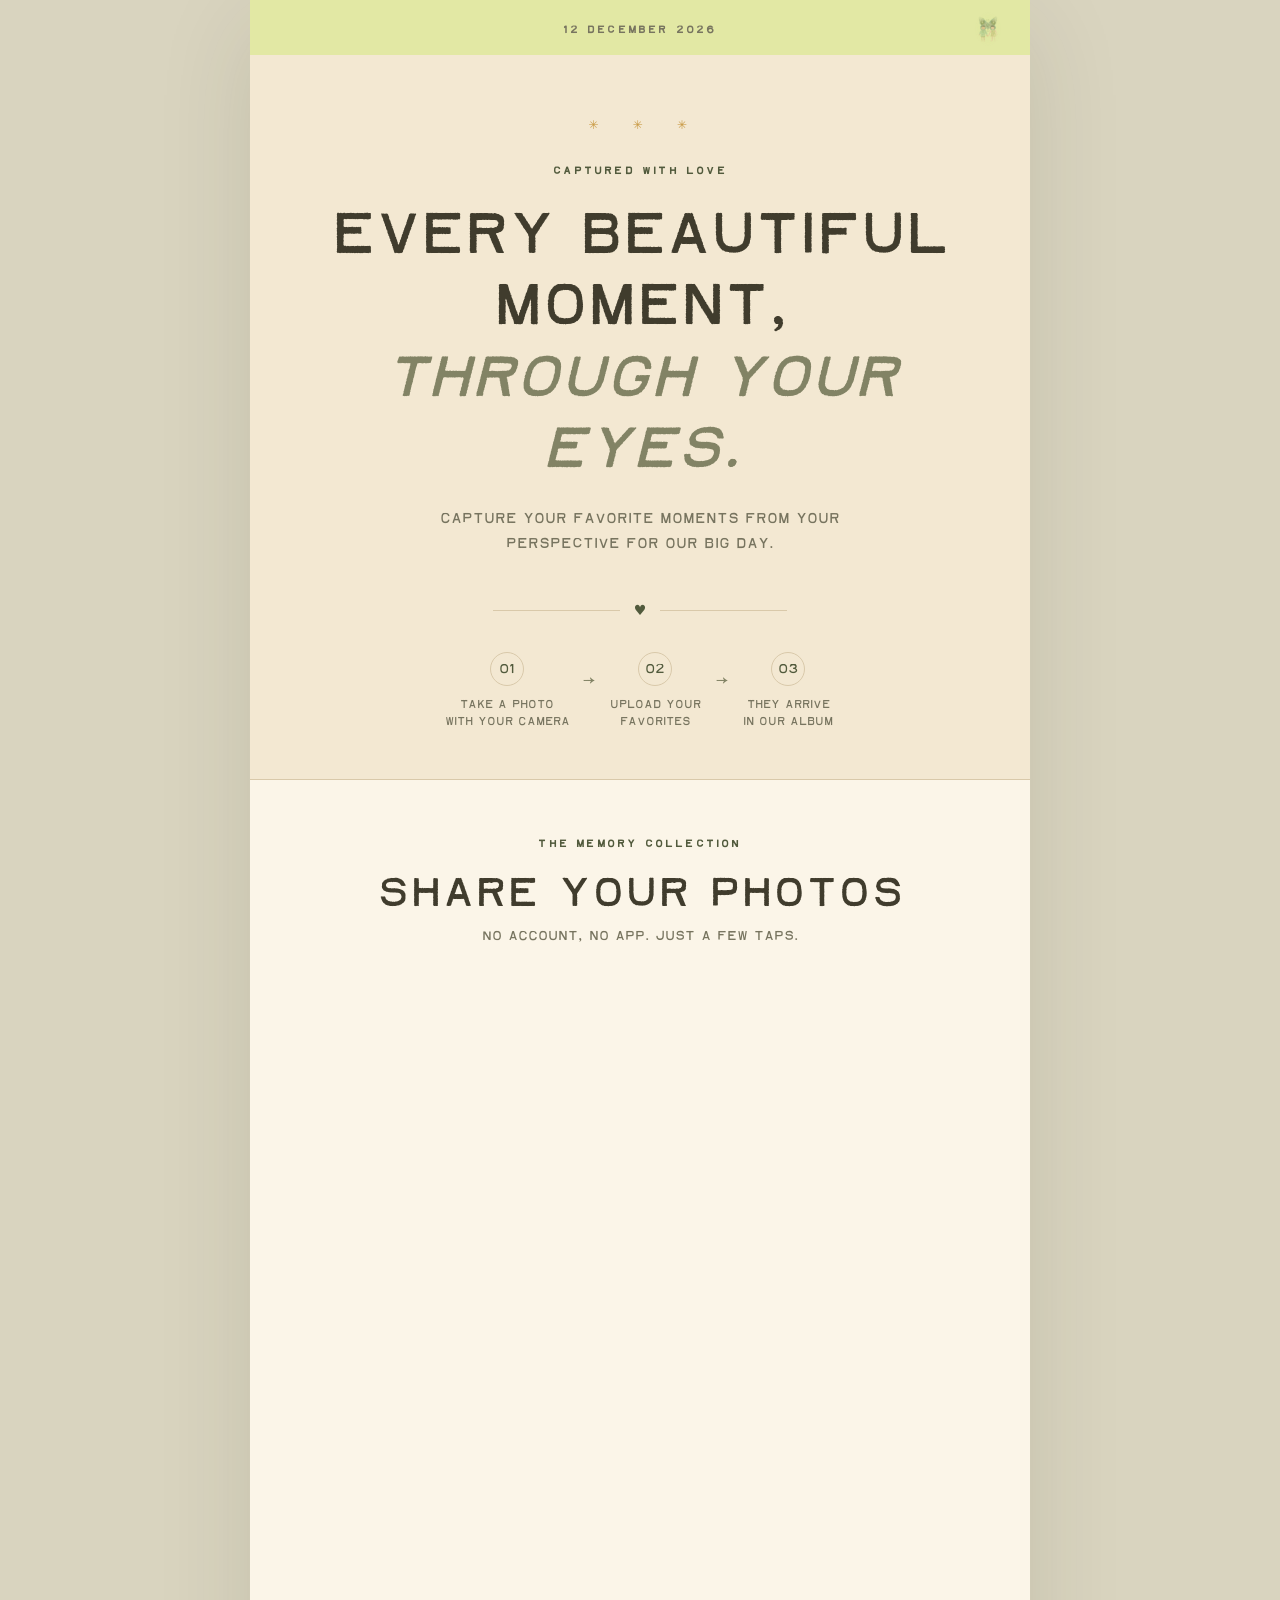
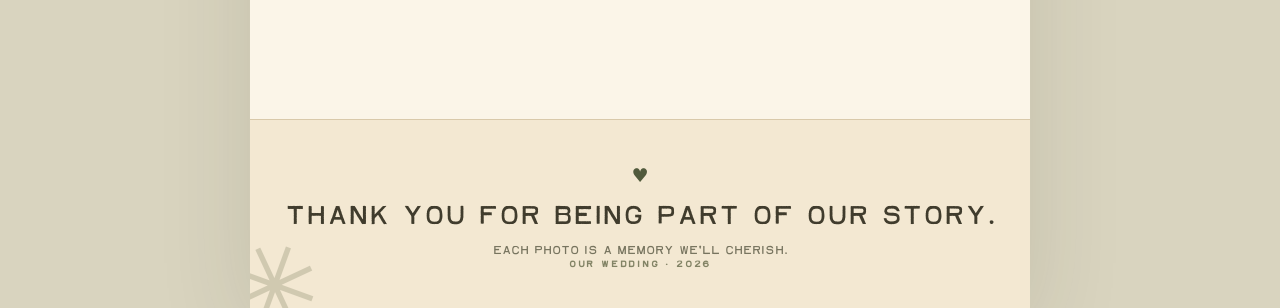
<file: index.html>
<!DOCTYPE html>
<html lang="en">
<head>
  <meta charset="UTF-8">
  <meta name="viewport" content="width=device-width, initial-scale=1, viewport-fit=cover">
  <meta name="theme-color" content="#e2e8a4">
  <meta name="description" content="Share your favorite photos from our wedding day with us.">
  <title>Anas & Reem | Share Your Photos</title>
  <link rel="icon" href="favicon.ico" sizes="any">
  <link rel="stylesheet" href="styles.css">
  <script src="config.js" defer></script>
  <script src="site.js" defer></script>
</head>
<body>
  <main class="page-shell">
    <img class="corner-ornament corner-ornament-top" src="monogram.png" alt="" aria-hidden="true">
    <header class="site-head">
      <span id="weddingDate" class="eyebrow">12 December 2026</span>
    </header>

    <section class="hero" aria-labelledby="hero-title">
      <p class="tiny-ornament" aria-hidden="true">✳ &nbsp; ✳ &nbsp; ✳</p>
      <p class="eyebrow eyebrow-accent">CAPTURED WITH LOVE</p>
      <h1 id="hero-title">Every beautiful moment,<br><em>through your eyes.</em></h1>
      <p class="hero-body">Capture your favorite moments from your perspective for our big day.</p>
      <div class="hero-rule" aria-hidden="true"><span>♥</span></div>
      <div class="instruction-row" aria-label="How to share">
        <div class="instruction"><span class="instruction-icon" aria-hidden="true">01</span><span>Take a photo<br>with your camera</span></div>
        <span class="instruction-arrow" aria-hidden="true">→</span>
        <div class="instruction"><span class="instruction-icon" aria-hidden="true">02</span><span>Upload your<br>favorites</span></div>
        <span class="instruction-arrow" aria-hidden="true">→</span>
        <div class="instruction"><span class="instruction-icon" aria-hidden="true">03</span><span>They arrive<br>in our album</span></div>
      </div>
    </section>

    <section class="upload-section" aria-labelledby="upload-title">
      <div class="upload-heading">
        <span class="eyebrow eyebrow-accent">THE MEMORY COLLECTION</span>
        <h2 id="upload-title">Share your photos</h2>
        <p>No account, no app. Just a few taps.</p>
      </div>
      <div class="upload-container">
        <div id="notConfigured" class="setup-note" hidden>
          <strong>One more setup step</strong>
          <p>Add your deployed Google Apps Script URL to <code>config.js</code>, then refresh this page.</p>
        </div>
        <iframe
          id="uploadFrame"
          title="Wedding photo uploader"
          loading="eager"
          allow="camera"
          referrerpolicy="no-referrer"
          ></iframe>
      </div>
    </section>

    <footer class="footer">
      <p class="footer-heart" aria-hidden="true">♥</p>
      <p class="footer-heading">Thank you for being part of our story.</p>
      <p class="footer-caption">Each photo is a memory we'll cherish.</p>
      <!-- <p class="privacy-copy">Photos are uploaded privately to our Google Drive. Other guests cannot browse your uploads.</p> -->
      <p class="footer-mark" id="footerMark">A & R Photo Hub · 2026</p>
    </footer>
    <div class="corner-ornament corner-ornament-bottom" aria-hidden="true">✳</div>
  </main>
</body>
</html>
</file>
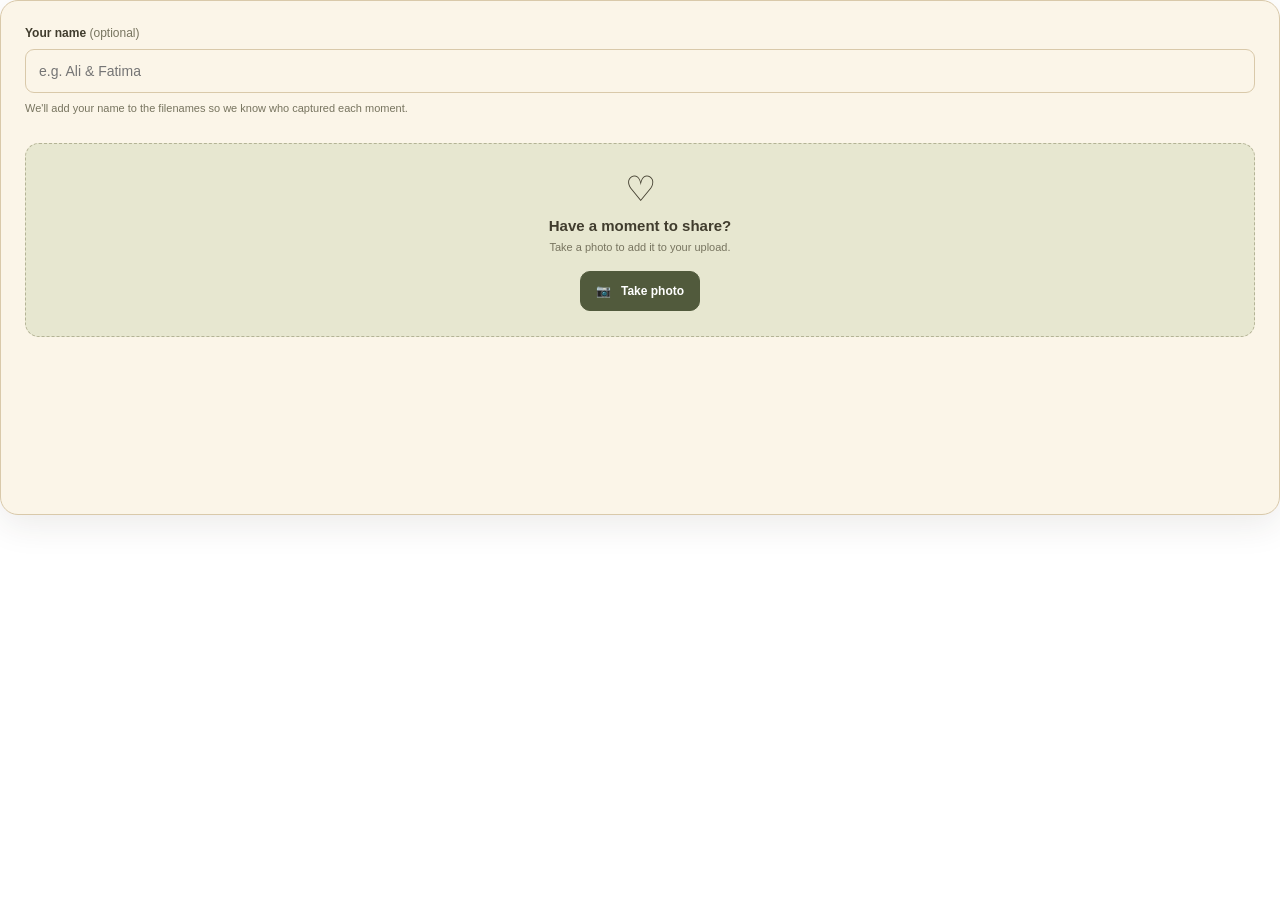
<file: apps-script/Upload.html>
<!DOCTYPE html>
<html lang="en">
<head>
  <meta charset="utf-8">
  <meta name="viewport" content="width=device-width, initial-scale=1">
  <style>
    :root { color-scheme: light; --olive:#515a3c; --ink:#403c2d; --muted:#77745f; --border:#d9c9aa; --paper:#fbf5e8; --sage:#e7e7d0; --success-bg:#e8ead7; --success-ink:#515a3c; --error-bg:#e9e3d3; --error-ink:#68563a; }
    * { box-sizing: border-box; }
    html, body { margin:0; background: transparent; font-family:Arial, Helvetica, sans-serif; color:var(--ink); }
    .uploader { border:1px solid var(--border); border-radius:18px; padding:25px 24px 21px; background:var(--paper); box-shadow:0 10px 35px #342f2118; min-height:515px; }
    .label { display:block; font-weight:700; font-size:12px; margin: 0 0 9px; }
    .name-input { appearance:none; width:100%; border:1px solid var(--border); outline:0; background:var(--paper); border-radius:9px; padding:13px; font:inherit; font-size:14px; color:var(--ink); }
    .name-input:focus { border-color:var(--olive); box-shadow:0 0 0 3px #515a3c24; }
    .input-hint { font-size:11px; color:var(--muted); margin:7px 0 25px; line-height:1.6; }
    .dropzone { border:1px dashed #b4b395; background:var(--sage); border-radius:14px; padding:25px 10px; text-align:center; }
    .big-icon { font-size:35px; margin-bottom:8px; }
    .dropzone strong { display:block; font-size:15px; margin-bottom:7px; }
    .dropzone p { font-size:11px; margin:0 0 18px; color:var(--muted); }
    .action-row { display:flex; flex-wrap:wrap; justify-content:center; gap:8px; }
    button { font:inherit; cursor:pointer; border-radius:10px; border:1px solid #b4b395; padding:12px 15px; font-size:12px; font-weight:bold; }
    button:disabled { opacity:.5; cursor:not-allowed; }
    .primary { background:var(--olive); color:white; border-color:var(--olive); }
    input[type=file] { display:none; }
    .disclaimer { text-align:center; margin:13px 0 10px; font-size:10px; color:var(--muted); line-height:1.55; }
    .queue-header { display:flex; justify-content:space-between; margin-top:18px; font-size:12px; font-weight:bold; }
    .clear { border:0; background:none; padding:0; color:var(--olive); }
    .queue { display:grid; gap:7px; margin:10px 0 15px; max-height:185px; overflow:auto; }
    .queue-item { border:1px solid var(--border); border-radius:10px; padding:9px 10px; display:flex; gap:9px; align-items:center; background:var(--paper); }
    .thumb { width:37px; height:37px; border-radius:5px; background:#e7e2ce; flex:none; object-fit:cover; display:grid; place-items:center; }
    .file-meta { flex:1; min-width:0; font-size:11px; }
    .file-name { display:block; white-space:nowrap; overflow:hidden; text-overflow:ellipsis; font-weight:bold; }
    .file-status { display:block; font-size:10px; color:var(--muted); margin-top:4px; }
    .file-status.good { color:var(--success-ink); }
    .file-status.bad { color:var(--error-ink); }
    .remove { border:0; background:none; color:var(--olive); padding:4px; font-size:20px; font-weight:normal; }
    .upload-all { width:100%; padding:15px; font-size:13px; margin-top:5px; }
    .banner { border-radius:9px; padding:12px; line-height:1.5; font-size:12px; margin:14px 0 0; background:var(--sage); color:var(--muted); }
    .banner.success { background:var(--success-bg); color:var(--success-ink); }
    .banner.error { background:var(--error-bg); color:var(--error-ink); }
    .progress { height:5px; background:#e8e7dc; border-radius:999px; margin:10px 0 0; overflow:hidden; }
    .progress-fill { height:100%; background:var(--olive); width:0%; transition:width .25s; }
    .progress[hidden], .queue-header[hidden], .queue[hidden], .upload-all[hidden], .banner[hidden] { display:none; }
    @media(max-width:420px) { .uploader{padding:18px 15px 17px; min-height:520px} .dropzone{padding:21px 8px} .action-row button{flex:1; padding:13px 6px} }
  </style>
</head>
<body>
  <div class="uploader">
    <div id="statusBanner" class="banner" role="status" aria-live="polite" hidden></div>
    <section id="uploadInterface">
      <label for="guestName" class="label">Your name <span style="font-weight:normal;color:var(--muted);">(optional)</span></label>
      <input id="guestName" class="name-input" type="text" autocomplete="name" maxlength="40" placeholder="e.g. Ali & Fatima">
      <p class="input-hint">We'll add your name to the filenames so we know who captured each moment.</p>
      <div class="dropzone">
        <div class="big-icon" aria-hidden="true">♡</div>
        <strong>Have a moment to share?</strong>
        <p>Take a photo to add it to your upload.</p>
        <div class="action-row">
          <button id="cameraBtn" type="button" class="primary">📷 &nbsp; Take photo</button>
        </div>
        <input id="cameraInput" type="file" accept="image/*" capture="environment">
      </div>
      <div id="queueHeader" class="queue-header" hidden><span id="queueTitle">Selected photos</span><button class="clear" id="clearBtn" type="button">Clear</button></div>
      <div id="queue" class="queue" aria-live="polite" hidden></div>
      <button id="uploadBtn" type="button" class="primary upload-all" hidden>Upload photos to our album ♡</button>
      <div id="progress" class="progress" aria-hidden="true" hidden><div id="progressFill" class="progress-fill"></div></div>
    </section>
  </div>
<script>
  (function () {
    'use strict';
    var maxMB = 10 ;
    var MAX_SIZE =Math.floor(maxMB * 1024 * 1024) ;
    var MAX_BATCH = 30;
    var files = [];
    var uploading = false;
    var banner = document.getElementById('statusBanner');
    var queue = document.getElementById('queue');
    var uploadBtn = document.getElementById('uploadBtn');
    var buttons = ['cameraBtn','clearBtn'];

    function showBanner(message, kind) {
      banner.textContent = message;
      banner.className = 'banner ' + (kind || '');
      banner.hidden = false;
    }
    function clearBanner() { banner.hidden = true; }
    function sizeString(size) { return (size / (1024 * 1024)).toFixed(1) + ' MB'; }
    function isImage(file) { return file.type.indexOf('image/') === 0 || /\.(jpe?g|png|webp|gif|heic|heif|avif)$/i.test(file.name); }
    function addSelected(input) {
      if (uploading) return;
      var selected = Array.prototype.slice.call(input.files || []);
      input.value = '';
      if (!selected.length) return;
      // Allow fresh 30-photo batches after previously saved files.
      files = files.filter(function(x){ return x.state !== 'done'; });
      var errors = [];
      for (var i=0; i<selected.length; i++) {
        var file = selected[i];
        if (!isImage(file)) { errors.push(file.name + ' is not an image.'); continue; }
        if (file.size > MAX_SIZE) { errors.push(file.name + ' is over the 12 MB limit.'); continue; }
        if (file.size <= 0) { errors.push(file.name + ' is empty.'); continue; }
        if (files.length >= MAX_BATCH) { errors.push('You can add up to 30 photos at a time.'); break; }
        files.push({ file:file, state:'ready', error:'' });
      }
      if (errors.length) showBanner(errors.slice(0,3).join(' '), 'error');
      else clearBanner();
      render();
    }

    function render() {
      queue.innerHTML = '';
      var hasFiles = files.length > 0;
      document.getElementById('queueHeader').hidden = !hasFiles;
      queue.hidden = !hasFiles;
      uploadBtn.hidden = !hasFiles;
      document.getElementById('queueTitle').textContent = hasFiles ? files.length + ' photo' + (files.length !== 1 ? 's' : '') + ' selected' : '';
      var pending = files.filter(function(x){return x.state !== 'done';}).length;
      uploadBtn.textContent = uploading ? 'Uploading…' : pending ? 'Upload ' + pending + ' photo' + (pending !== 1 ? 's' : '') + ' ♡' : 'All photos uploaded ✓';
      uploadBtn.disabled = uploading || pending === 0;
      buttons.forEach(function(id){ document.getElementById(id).disabled = uploading; });
      files.forEach(function(item, index) {
        var row = document.createElement('div'); row.className = 'queue-item';
        var thumb = document.createElement('span'); thumb.className = 'thumb'; thumb.textContent = '♡';
        var meta = document.createElement('div'); meta.className = 'file-meta';
        var name = document.createElement('span'); name.className = 'file-name'; name.textContent = item.file.name;
        var status = document.createElement('span'); status.className = 'file-status';
        status.textContent = item.state === 'done' ? 'Uploaded ✓' : item.state === 'uploading' ? 'Saving to Drive…' : item.state === 'error' ? 'Failed: ' + item.error : sizeString(item.file.size);
        if (item.state === 'done') status.classList.add('good');
        if (item.state === 'error') status.classList.add('bad');
        meta.appendChild(name); meta.appendChild(status); row.appendChild(thumb); row.appendChild(meta);
        if (!uploading && item.state !== 'done') {
          var remove = document.createElement('button'); remove.className = 'remove'; remove.type = 'button'; remove.textContent = '×'; remove.setAttribute('aria-label', 'Remove ' + item.file.name);
          remove.addEventListener('click', function(){ files.splice(index, 1); render(); }); row.appendChild(remove);
        }
        queue.appendChild(row);
      });
    }

    function asBase64(file) {
      return new Promise(function(resolve,reject){
        var reader = new FileReader();
        reader.onerror = function(){ reject(new Error('Could not read the photo.')); };
        reader.onload = function(){
          var result = String(reader.result || '');
          var comma = result.indexOf(',');
          if (comma < 0) reject(new Error('Could not encode the photo.'));
          else resolve(result.slice(comma + 1));
        };
        reader.readAsDataURL(file);
      });
    }
    function saveToDrive(payload) {
      return new Promise(function(resolve,reject){
        google.script.run.withSuccessHandler(resolve).withFailureHandler(function(error){reject(error);}).uploadPhoto(payload);
      });
    }
    async function uploadAll() {
      if (uploading) return;
      uploading = true;
      clearBanner();
      var progress = document.getElementById('progress');
      var fill = document.getElementById('progressFill');
      progress.hidden = false;
      var pending = files.filter(function(x){return x.state !== 'done';});
      var successCount = 0;
      var failedCount = 0;
      render();
      for (var i=0; i<pending.length; i++) {
        var item = pending[i]; item.state = 'uploading'; render();
        try {
          var base64 = await asBase64(item.file);
          var result = await saveToDrive({
            name:item.file.name,
            mimeType:item.file.type || '',
            base64:base64,
            guestName:document.getElementById('guestName').value
          });
          if (!result || !result.success) throw new Error('No confirmation was returned.');
          item.state = 'done'; successCount++;
        } catch (error) {
          item.state = 'error';
          item.error = String(error && error.message ? error.message : 'Please retry.');
          failedCount++;
        }
        fill.style.width = Math.round(((i+1)/pending.length)*100) + '%';
        render();
      }
      uploading = false;
      render();
      if (successCount) showBanner('Thank you! ' + successCount + ' photo' + (successCount === 1 ? ' is' : 's are') + ' safely in our wedding album.' + (failedCount ? ' ' + failedCount + ' failed; tap Upload again to retry.' : ''), failedCount ? '' : 'success');
      else showBanner('These photos could not be uploaded. Check your connection and tap Upload to retry.', 'error');
    }

    document.getElementById('cameraBtn').addEventListener('click', function(){document.getElementById('cameraInput').click();});
    document.getElementById('cameraInput').addEventListener('change', function(){addSelected(this);});
    document.getElementById('clearBtn').addEventListener('click', function(){if (!uploading) { files = files.filter(function(x){return x.state === 'done';}); render(); clearBanner(); }});
    uploadBtn.addEventListener('click', uploadAll);

    google.script.run.withSuccessHandler(function(status){
      if (!status.open) {
        document.getElementById('uploadInterface').hidden = true;
        showBanner(status.message, '');
      }
    }).withFailureHandler(function(){showBanner('Cannot reach the album right now. Please try again shortly.', 'error');}).getStatus();
  })();
</script>
</body>
</html>
</file>
<file: styles.css>
@font-face {
  font-family: "Jadeite Rough";
  src: url("fonts/Jadeite-Rough.ttf") format("truetype");
  font-style: normal;
  font-weight: 400;
  font-display: swap;
}
:root {
  --ink: #403c2d;
  --muted: #77745f;
  --olive: #515a3c;
  --sage: #828365;
  --paper: #f3e8d2;
  --cream: #fbf5e8;
  --border: #d9c9aa;
  --gold: #c99a45;
  --butterfly: #e2e8a4;
}
* { box-sizing: border-box; }
html { scroll-behavior: smooth; }
body {
  margin: 0;
  background: #d9d4bf;
  color: var(--ink);
  font-family: "Jadeite Rough", system-ui, sans-serif;
  -webkit-font-smoothing: antialiased;
}
.page-shell {
  position: relative;
  max-width: 780px;
  min-height: 100vh;
  margin: auto;
  overflow: hidden;
  background: var(--paper);
  box-shadow: 0 25px 90px #342f211f;
}
.corner-ornament {
  position: absolute;
  color: var(--sage);
  font-size: 110px;
  line-height: 1;
  pointer-events: none;
  opacity: .3;
}
.corner-ornament-top {
  top: -5px;
  right: 8px;
  width: 68px;
  height: 68px;
  object-fit: cover;
  opacity: .45;
  mix-blend-mode: darken;
  -webkit-mask-image: radial-gradient(ellipse 20% 25% at center, #000 55%, transparent 100%);
  mask-image: radial-gradient(ellipse 20% 25% at center, #000 55%, transparent 100%);
}
.corner-ornament-bottom { bottom: -34px; left: -22px; transform: rotate(20deg); }
.site-head { padding: 24px 28px 18px; display: flex; flex-direction: column; align-items: center; gap: 10px; background: var(--butterfly); }
.eyebrow { font-size: 10px; font-weight: 700; text-transform: uppercase; letter-spacing: .22em; color: var(--muted); }
.eyebrow-accent { color: var(--olive); }
.hero { padding: 50px 48px 49px; text-align: center; background: var(--paper); }
.tiny-ornament { color: var(--gold); font-size: 12px; letter-spacing: .4em; margin-bottom: 32px; }
h1, h2, .footer-heading { font-family: inherit; font-weight: 400; }
h1 { font-size: clamp(35px, 6vw, 60px); line-height: 1.19; margin: 19px 0 23px; letter-spacing: -.035em; }
h1 em { color: var(--sage); font-weight: 400; }
.hero-body { max-width: 440px; margin: 0 auto; font-size: 14px; line-height: 1.85; color: var(--muted); }
.hero-rule { position: relative; margin: 43px auto 31px; max-width: 310px; color: var(--olive); }
.hero-rule::before, .hero-rule::after { content: ""; display: inline-block; width: 41%; border-top: 1px solid var(--border); vertical-align: middle; }
.hero-rule span { display: inline-block; padding: 0 14px; vertical-align: middle; font-size: 14px; }
.instruction-row { display: flex; justify-content: center; align-items: center; gap: 12px; }
.instruction { display: flex; flex-direction: column; align-items: center; gap: 10px; min-width: 95px; text-align: center; color: var(--muted); font-size: 11px; line-height: 1.55; }
.instruction-icon { border-radius: 50%; border: 1px solid var(--border); height: 34px; width: 34px; display: grid; place-items: center; color: var(--olive); font-size: 13px; }
.instruction-arrow { align-self: center; margin-top: -19px; color: var(--sage); }
.upload-section { background: var(--cream); padding: 52px 20px 25px; border-top: 1px solid var(--border); border-bottom: 1px solid var(--border); }
.upload-heading { text-align: center; }
h2 { font-size: clamp(31px, 5vw, 42px); margin: 12px 0 7px; }
.upload-heading p { font-size: 13px; color: var(--muted); margin: 0 0 20px; }
.upload-container { max-width: 585px; margin: 0 auto; }
#uploadFrame { display: block; border: 0; height: 730px; width: 100%; background: transparent; }
#uploadFrame[hidden] { display: none; }
.setup-note { margin: 24px auto 40px; text-align: center; border: 1px solid var(--border); padding: 22px; border-radius: 14px; background: #f5eedc; font-size: 13px; line-height: 1.6; }
.setup-note[hidden] { display: none; }
.setup-note code { display: inline; background: #e7dfc8; padding: 2px 5px; }
.iframe-hint { max-width: 480px; margin: -10px auto 22px; text-align: center; font-size: 11px; line-height: 1.6; color: var(--muted); }
.iframe-hint[hidden] { display: none; }
a { color: var(--olive); font-weight: 700; }
.footer { text-align: center; padding: 43px 24px 38px; }
.footer-heart { color: var(--olive); font-size: 19px; margin: 0 0 9px; }
.footer-heading { font-size: 27px; margin: 0 0 9px; }
.footer-caption { margin: 0; font-size: 12px; color: var(--muted); }
.privacy-copy { font-size: 10px; color: var(--muted); line-height: 1.7; max-width: 330px; margin: 24px auto 26px; }
.footer-mark { font-size: 9px; font-weight: 700; color: var(--sage); letter-spacing: .2em; margin: 0; }
@media (max-width: 510px) {
  .site-head { padding: 20px 20px 16px; }
  .hero { padding: 37px 22px 43px; }
  .tiny-ornament { margin-bottom: 24px; }
  h1 { font-size: clamp(30px, 8.2vw, 44px); }
  .hero-body { font-size: 12px; }
  .instruction-row { gap: 5px; }
  .instruction { min-width: 85px; font-size: 10px; }
  .instruction-arrow { font-size: 13px; }
  .upload-section { padding: 42px 9px 20px; }
  #uploadFrame { height: 780px; }
}
</file>
